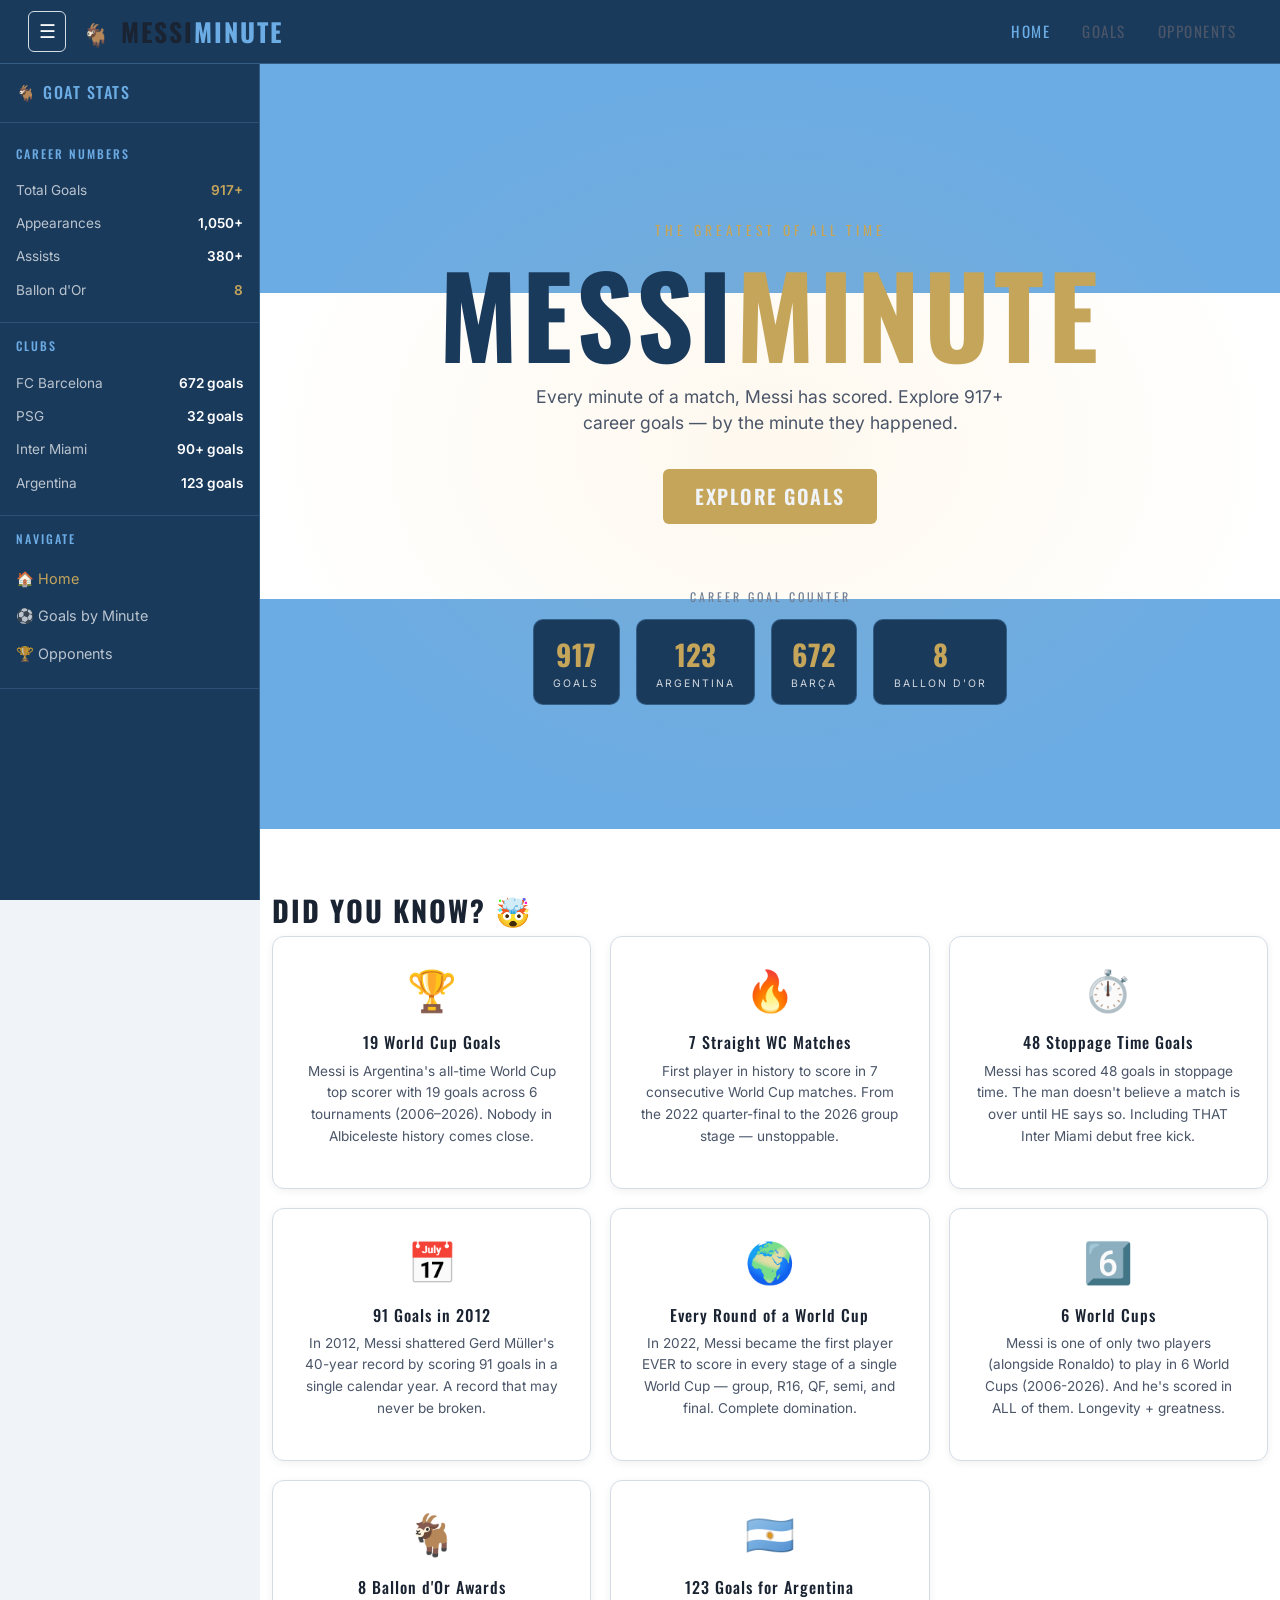
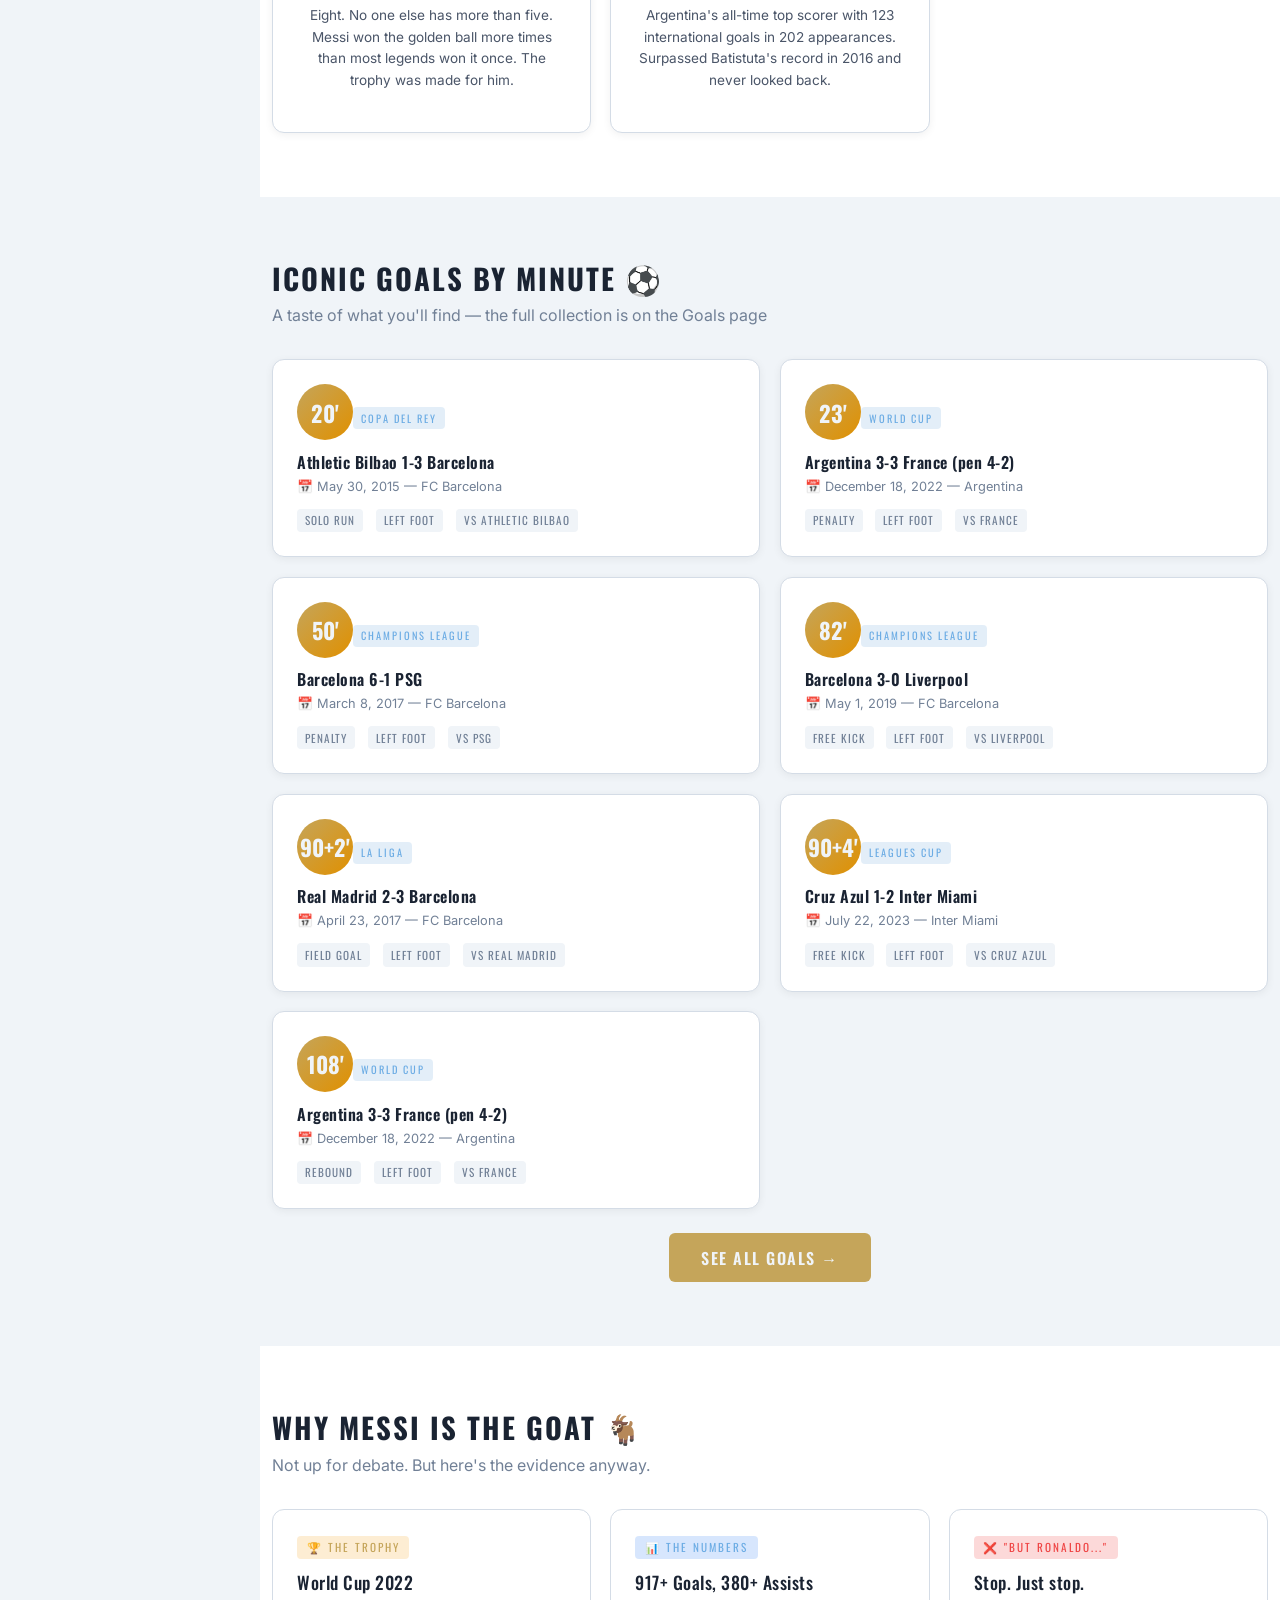
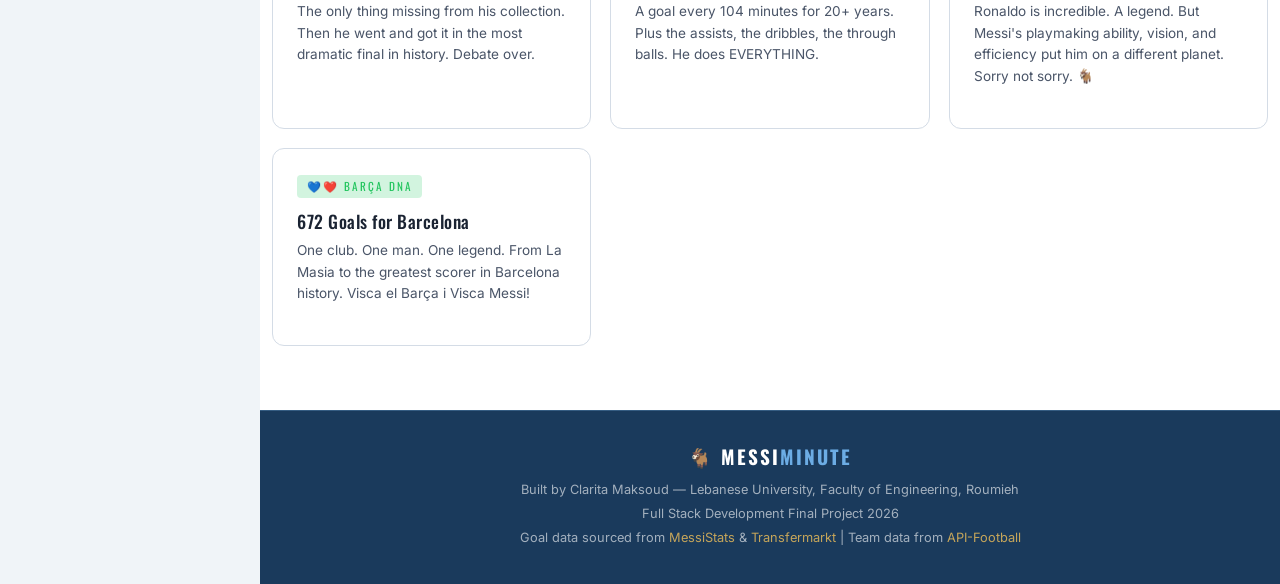
<file: index.html>
<!DOCTYPE html>
<html lang="en">
<head>
  <meta charset="UTF-8">
  <meta name="viewport" content="width=device-width, initial-scale=1.0">
  <title>MessiMinute — Every Minute, Every Goal</title>
  <link href="https://cdn.jsdelivr.net/npm/bootstrap@5.3.3/dist/css/bootstrap.min.css" rel="stylesheet">
  <link href="https://fonts.googleapis.com/css2?family=Inter:wght@400;500;600;700&family=Oswald:wght@400;500;600;700&display=swap" rel="stylesheet">
  <link rel="stylesheet" href="css/style.css">
</head>
<body>

  <!-- NAVBAR -->
  <nav class="navbar navbar-expand-lg navbar-dark fixed-top">
    <div class="container-fluid">
      <button class="btn btn-outline-light sidebar-toggle me-3" id="sidebarToggle">
        <span class="toggle-icon">&#9776;</span>
      </button>
      <a class="navbar-brand" href="index.html">
        <span class="brand-icon">🐐</span> MESSI<span class="brand-accent">MINUTE</span>
      </a>
      <button class="navbar-toggler" type="button" data-bs-toggle="collapse" data-bs-target="#navbarNav">
        <span class="navbar-toggler-icon"></span>
      </button>
      <div class="collapse navbar-collapse" id="navbarNav">
        <ul class="navbar-nav ms-auto">
          <li class="nav-item"><a class="nav-link active" href="index.html">Home</a></li>
          <li class="nav-item"><a class="nav-link" href="goals.html">Goals</a></li>
          <li class="nav-item"><a class="nav-link" href="opponents.html">Opponents</a></li>
        </ul>
      </div>
    </div>
  </nav>

  <!-- SIDEBAR (Collapsible - Unique Requirement) -->
  <!-- This sidebar collapses on smaller screens as required by the assignment -->
  <aside class="sidebar" id="sidebar">
    <div class="sidebar-header">
      <h5>🐐 GOAT Stats</h5>
      <button class="btn-close btn-close-white d-lg-none" id="sidebarClose"></button>
    </div>
    <div class="sidebar-body">
      <div class="sidebar-section">
        <h6 class="sidebar-label">Career Numbers</h6>
        <div class="stat-item">
          <span class="stat-name">Total Goals</span>
          <span class="stat-value highlight">917+</span>
        </div>
        <div class="stat-item">
          <span class="stat-name">Appearances</span>
          <span class="stat-value">1,050+</span>
        </div>
        <div class="stat-item">
          <span class="stat-name">Assists</span>
          <span class="stat-value">380+</span>
        </div>
        <div class="stat-item">
          <span class="stat-name">Ballon d'Or</span>
          <span class="stat-value highlight">8</span>
        </div>
      </div>
      <div class="sidebar-section">
        <h6 class="sidebar-label">Clubs</h6>
        <div class="stat-item">
          <span class="stat-name">FC Barcelona</span>
          <span class="stat-value">672 goals</span>
        </div>
        <div class="stat-item">
          <span class="stat-name">PSG</span>
          <span class="stat-value">32 goals</span>
        </div>
        <div class="stat-item">
          <span class="stat-name">Inter Miami</span>
          <span class="stat-value">90+ goals</span>
        </div>
        <div class="stat-item">
          <span class="stat-name">Argentina</span>
          <span class="stat-value">123 goals</span>
        </div>
      </div>
      <div class="sidebar-section">
        <h6 class="sidebar-label">Navigate</h6>
        <a href="index.html" class="sidebar-nav-link active">🏠 Home</a>
        <a href="goals.html" class="sidebar-nav-link">⚽ Goals by Minute</a>
        <a href="opponents.html" class="sidebar-nav-link">🏆 Opponents</a>
      </div>
    </div>
  </aside>

  <div class="sidebar-overlay" id="sidebarOverlay"></div>

  <!-- MAIN CONTENT -->
  <main class="main-content" id="mainContent">

    <!-- HERO -->
    <section class="hero-section">
      <div class="hero-overlay"></div>
      <div class="hero-content">
        <p class="hero-eyebrow">The Greatest of All Time</p>
        <h1 class="hero-title">MESSI<span class="brand-accent">MINUTE</span></h1>
        <p class="hero-subtitle">Every minute of a match, Messi has scored. Explore 917+ career goals — by the minute they happened.</p>
        <a href="goals.html" class="btn btn-accent btn-lg">Explore Goals</a>
      </div>
      <div class="hero-countdown" id="heroCountdown">
        <p class="countdown-label">Career Goal Counter</p>
        <div class="countdown-timer">
          <div class="countdown-block">
            <span class="countdown-number">917</span>
            <span class="countdown-unit">Goals</span>
          </div>
          <div class="countdown-block">
            <span class="countdown-number">123</span>
            <span class="countdown-unit">Argentina</span>
          </div>
          <div class="countdown-block">
            <span class="countdown-number">672</span>
            <span class="countdown-unit">Barça</span>
          </div>
          <div class="countdown-block">
            <span class="countdown-number">8</span>
            <span class="countdown-unit">Ballon d'Or</span>
          </div>
        </div>
      </div>
    </section>

    <!-- DID YOU KNOW -->
    <section class="section-feature">
      <div class="container">
        <h2 class="section-title">Did You Know? 🤯</h2>
        <div class="facts-grid">
          <div class="fact-card">
            <div class="fact-emoji">🏆</div>
            <h5 class="fact-title">19 World Cup Goals</h5>
            <p class="fact-text">Messi is Argentina's all-time World Cup top scorer with 19 goals across 6 tournaments (2006–2026). Nobody in Albiceleste history comes close.</p>
          </div>
          <div class="fact-card">
            <div class="fact-emoji">🔥</div>
            <h5 class="fact-title">7 Straight WC Matches</h5>
            <p class="fact-text">First player in history to score in 7 consecutive World Cup matches. From the 2022 quarter-final to the 2026 group stage — unstoppable.</p>
          </div>
          <div class="fact-card">
            <div class="fact-emoji">⏱️</div>
            <h5 class="fact-title">48 Stoppage Time Goals</h5>
            <p class="fact-text">Messi has scored 48 goals in stoppage time. The man doesn't believe a match is over until HE says so. Including THAT Inter Miami debut free kick.</p>
          </div>
          <div class="fact-card">
            <div class="fact-emoji">📅</div>
            <h5 class="fact-title">91 Goals in 2012</h5>
            <p class="fact-text">In 2012, Messi shattered Gerd Müller's 40-year record by scoring 91 goals in a single calendar year. A record that may never be broken.</p>
          </div>
          <div class="fact-card">
            <div class="fact-emoji">🌍</div>
            <h5 class="fact-title">Every Round of a World Cup</h5>
            <p class="fact-text">In 2022, Messi became the first player EVER to score in every stage of a single World Cup — group, R16, QF, semi, and final. Complete domination.</p>
          </div>
          <div class="fact-card">
            <div class="fact-emoji">6️⃣</div>
            <h5 class="fact-title">6 World Cups</h5>
            <p class="fact-text">Messi is one of only two players (alongside Ronaldo) to play in 6 World Cups (2006-2026). And he's scored in ALL of them. Longevity + greatness.</p>
          </div>
          <div class="fact-card">
            <div class="fact-emoji">🐐</div>
            <h5 class="fact-title">8 Ballon d'Or Awards</h5>
            <p class="fact-text">Eight. No one else has more than five. Messi won the golden ball more times than most legends won it once. The trophy was made for him.</p>
          </div>
          <div class="fact-card">
            <div class="fact-emoji">🇦🇷</div>
            <h5 class="fact-title">123 Goals for Argentina</h5>
            <p class="fact-text">Argentina's all-time top scorer with 123 international goals in 202 appearances. Surpassed Batistuta's record in 2016 and never looked back.</p>
          </div>
        </div>
      </div>
    </section>

    <!-- FEATURED GOALS -->
    <section class="section-dark">
      <div class="container">
        <h2 class="section-title">Iconic Goals by Minute ⚽</h2>
        <p class="section-desc">A taste of what you'll find — the full collection is on the Goals page</p>
        <div class="matches-grid" id="featuredGoals">
          <!-- Inserted by JS -->
        </div>
        <div class="text-center mt-4">
          <a href="goals.html" class="btn btn-accent">See All Goals →</a>
        </div>
      </div>
    </section>

    <!-- MY HOT TAKES -->
    <section class="section-feature">
      <div class="container">
        <h2 class="section-title">Why Messi is the GOAT 🐐</h2>
        <p class="section-desc">Not up for debate. But here's the evidence anyway.</p>
        <div class="takes-grid">
          <div class="take-card">
            <div class="take-verdict win">🏆 The Trophy</div>
            <h4>World Cup 2022</h4>
            <p>The only thing missing from his collection. Then he went and got it in the most dramatic final in history. Debate over.</p>
          </div>
          <div class="take-card">
            <div class="take-verdict dark-horse">📊 The Numbers</div>
            <h4>917+ Goals, 380+ Assists</h4>
            <p>A goal every 104 minutes for 20+ years. Plus the assists, the dribbles, the through balls. He does EVERYTHING.</p>
          </div>
          <div class="take-card">
            <div class="take-verdict flop">❌ "But Ronaldo..."</div>
            <h4>Stop. Just stop.</h4>
            <p>Ronaldo is incredible. A legend. But Messi's playmaking ability, vision, and efficiency put him on a different planet. Sorry not sorry. 🐐</p>
          </div>
          <div class="take-card">
            <div class="take-verdict player">💙❤️ Barça DNA</div>
            <h4>672 Goals for Barcelona</h4>
            <p>One club. One man. One legend. From La Masia to the greatest scorer in Barcelona history. Visca el Barça i Visca Messi!</p>
          </div>
        </div>
      </div>
    </section>

    <!-- FOOTER -->
    <footer class="site-footer">
      <div class="container">
        <div class="footer-content">
          <p class="footer-brand">🐐 MESSI<span class="brand-accent">MINUTE</span></p>
          <p class="footer-text">Built by Clarita Maksoud — Lebanese University, Faculty of Engineering, Roumieh</p>
          <p class="footer-text">Full Stack Development Final Project 2026</p>
          <p class="footer-text">Goal data sourced from <a href="https://www.messistats.com" target="_blank">MessiStats</a> & <a href="https://www.transfermarkt.com" target="_blank">Transfermarkt</a> | Team data from <a href="https://www.api-football.com/" target="_blank">API-Football</a></p>
        </div>
      </div>
    </footer>

  </main>

  <script src="https://cdn.jsdelivr.net/npm/bootstrap@5.3.3/dist/js/bootstrap.bundle.min.js"></script>
  <script src="js/app.js"></script>
</body>
</html>
</file>
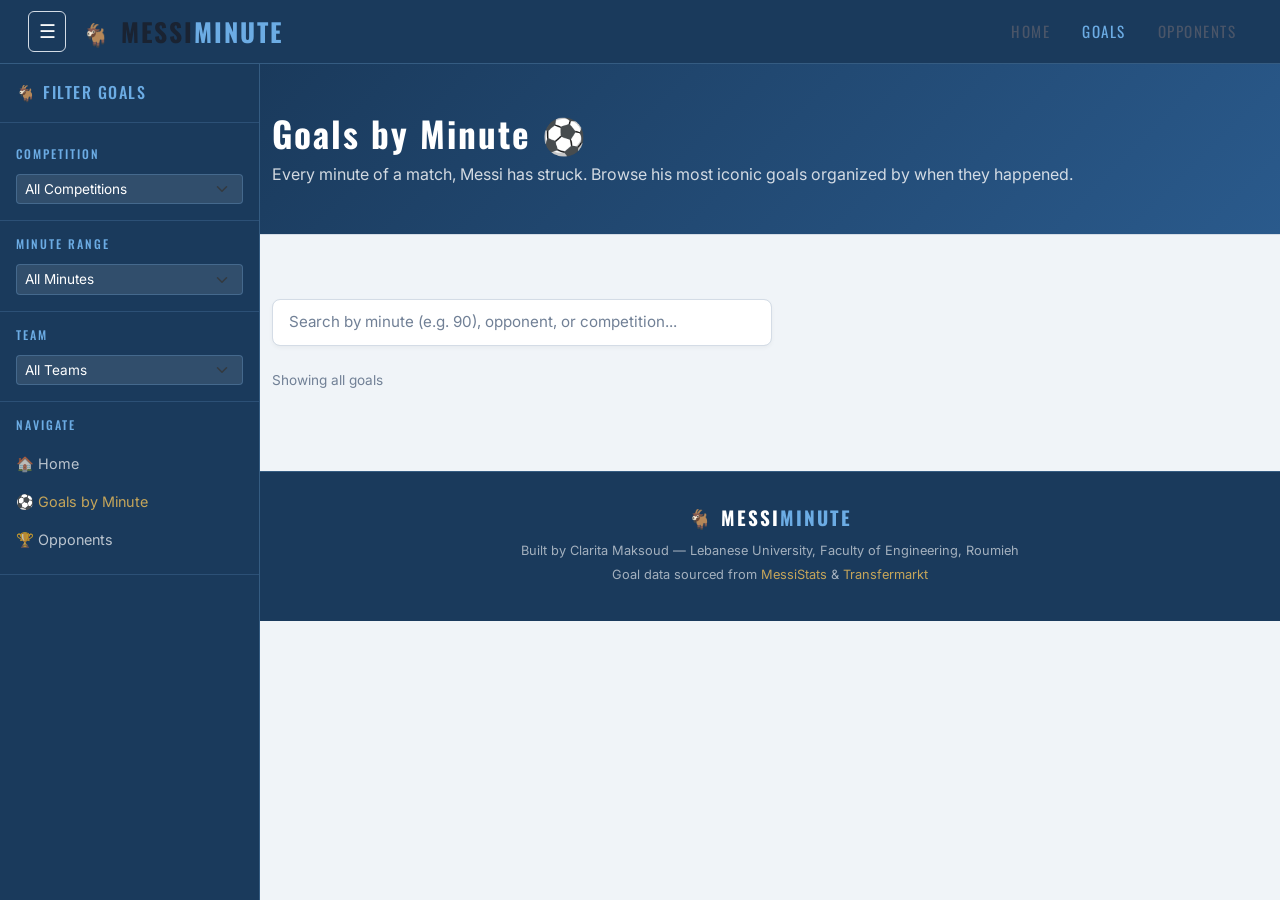
<file: Goals.html>
<!DOCTYPE html>
<html lang="en">
<head>
  <meta charset="UTF-8">
  <meta name="viewport" content="width=device-width, initial-scale=1.0">
  <title>Goals by Minute — MessiMinute</title>
  <link href="https://cdn.jsdelivr.net/npm/bootstrap@5.3.3/dist/css/bootstrap.min.css" rel="stylesheet">
  <link href="https://fonts.googleapis.com/css2?family=Inter:wght@400;500;600;700&family=Oswald:wght@400;500;600;700&display=swap" rel="stylesheet">
  <link rel="stylesheet" href="css/style.css">
</head>
<body>
  <nav class="navbar navbar-expand-lg navbar-dark fixed-top">
    <div class="container-fluid">
      <button class="btn btn-outline-light sidebar-toggle me-3" id="sidebarToggle">
        <span class="toggle-icon">&#9776;</span>
      </button>
      <a class="navbar-brand" href="index.html">
        <span class="brand-icon">🐐</span> MESSI<span class="brand-accent">MINUTE</span>
      </a>
      <button class="navbar-toggler" type="button" data-bs-toggle="collapse" data-bs-target="#navbarNav">
        <span class="navbar-toggler-icon"></span>
      </button>
      <div class="collapse navbar-collapse" id="navbarNav">
        <ul class="navbar-nav ms-auto">
          <li class="nav-item"><a class="nav-link" href="index.html">Home</a></li>
          <li class="nav-item"><a class="nav-link active" href="goals.html">Goals</a></li>
          <li class="nav-item"><a class="nav-link" href="opponents.html">Opponents</a></li>
        </ul>
      </div>
    </div>
  </nav>

  <!-- SIDEBAR -->
  <aside class="sidebar" id="sidebar">
    <div class="sidebar-header">
      <h5>🐐 Filter Goals</h5>
      <button class="btn-close btn-close-white d-lg-none" id="sidebarClose"></button>
    </div>
    <div class="sidebar-body">
      <div class="sidebar-section">
        <h6 class="sidebar-label">Competition</h6>
        <select class="form-select form-select-sm sidebar-filter" id="compFilter">
          <option value="all">All Competitions</option>
          <option value="World Cup">World Cup</option>
          <option value="Champions League">Champions League</option>
          <option value="La Liga">La Liga</option>
          <option value="Copa América">Copa América</option>
          <option value="Copa del Rey">Copa del Rey</option>
          <option value="Ligue 1">Ligue 1</option>
          <option value="MLS">MLS / Leagues Cup</option>
          <option value="Friendly">Friendly</option>
          <option value="WC Qualifier">WC Qualifier</option>
        </select>
      </div>
      <div class="sidebar-section">
        <h6 class="sidebar-label">Minute Range</h6>
        <select class="form-select form-select-sm sidebar-filter" id="minuteFilter">
          <option value="all">All Minutes</option>
          <option value="1-15">1' - 15' (Early)</option>
          <option value="16-30">16' - 30'</option>
          <option value="31-45">31' - 45' (End of 1st half)</option>
          <option value="46-60">46' - 60'</option>
          <option value="61-75">61' - 75'</option>
          <option value="76-90">76' - 90' (Late)</option>
          <option value="90+">90'+ (Stoppage time)</option>
          <option value="extra">Extra time</option>
        </select>
      </div>
      <div class="sidebar-section">
        <h6 class="sidebar-label">Team</h6>
        <select class="form-select form-select-sm sidebar-filter" id="teamFilter">
          <option value="all">All Teams</option>
          <option value="FC Barcelona">FC Barcelona</option>
          <option value="Argentina">Argentina</option>
          <option value="Inter Miami">Inter Miami</option>
          <option value="PSG">PSG</option>
        </select>
      </div>
      <div class="sidebar-section">
        <h6 class="sidebar-label">Navigate</h6>
        <a href="index.html" class="sidebar-nav-link">🏠 Home</a>
        <a href="goals.html" class="sidebar-nav-link active">⚽ Goals by Minute</a>
        <a href="opponents.html" class="sidebar-nav-link">🏆 Opponents</a>
      </div>
    </div>
  </aside>

  <div class="sidebar-overlay" id="sidebarOverlay"></div>

  <main class="main-content" id="mainContent">
    <section class="page-header">
      <div class="container">
        <h1 class="page-title">Goals by Minute ⚽</h1>
        <p class="page-desc">Every minute of a match, Messi has struck. Browse his most iconic goals organized by when they happened.</p>
      </div>
    </section>

    <section class="section-dark">
      <div class="container">
        <div class="search-bar">
          <input type="text" class="form-control search-input" id="goalSearch" placeholder="Search by minute (e.g. 90), opponent, or competition...">
        </div>

        <p class="results-count" id="goalCount">Showing all goals</p>

        <div class="matches-grid" id="goalsGrid">
          <!-- Goals inserted by JS -->
        </div>
      </div>
    </section>

    <footer class="site-footer">
      <div class="container">
        <div class="footer-content">
          <p class="footer-brand">🐐 MESSI<span class="brand-accent">MINUTE</span></p>
          <p class="footer-text">Built by Clarita Maksoud — Lebanese University, Faculty of Engineering, Roumieh</p>
          <p class="footer-text">Goal data sourced from <a href="https://www.messistats.com" target="_blank">MessiStats</a> & <a href="https://www.transfermarkt.com" target="_blank">Transfermarkt</a></p>
        </div>
      </div>
    </footer>
  </main>

  <script src="https://cdn.jsdelivr.net/npm/bootstrap@5.3.3/dist/js/bootstrap.bundle.min.js"></script>
  <script src="js/app.js"></script>
</body>
</html>
</file>
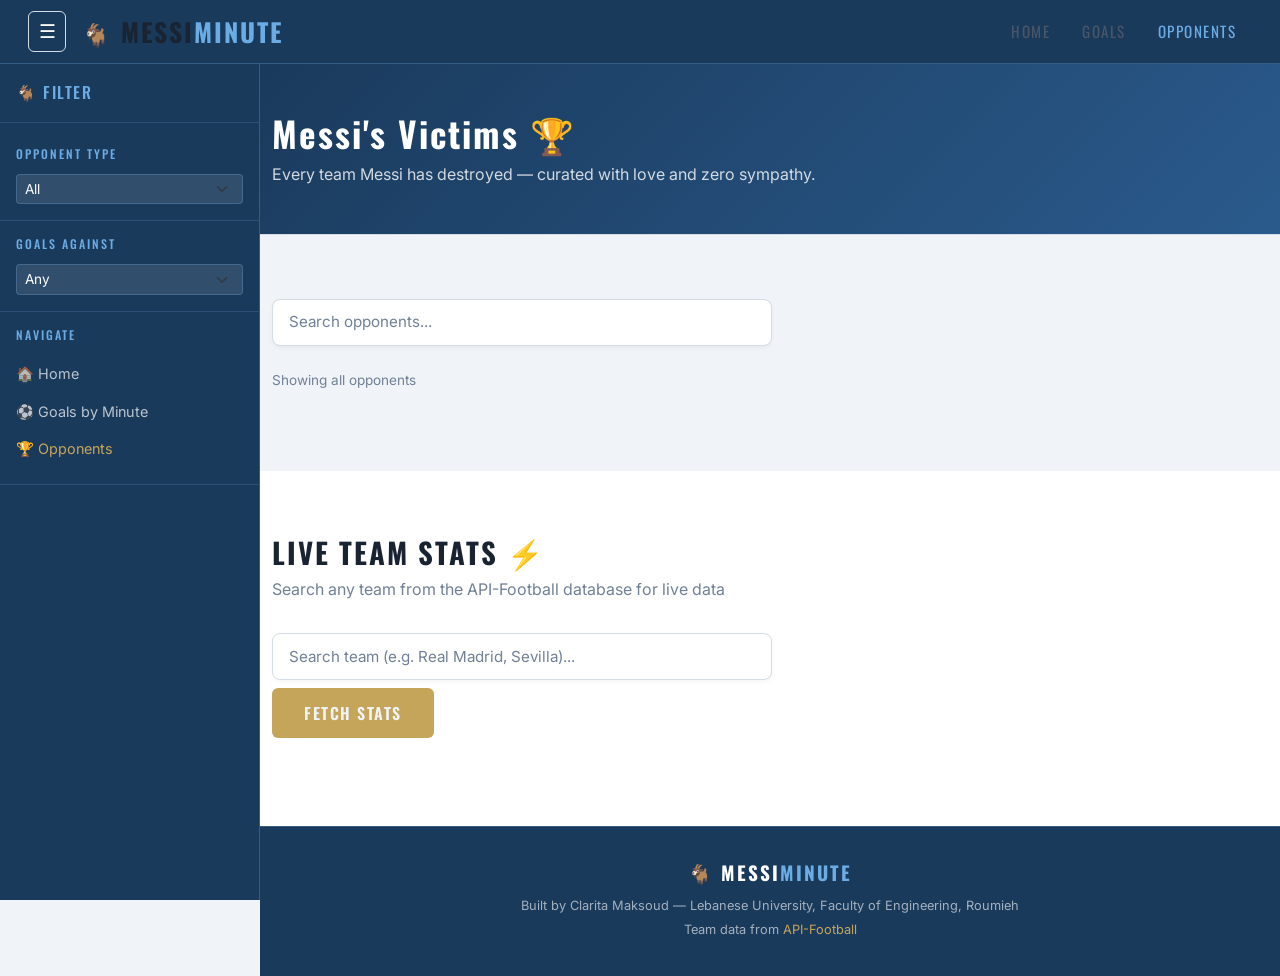
<file: Opponents.html>
<!DOCTYPE html>
<html lang="en">
<head>
  <meta charset="UTF-8">
  <meta name="viewport" content="width=device-width, initial-scale=1.0">
  <title>Opponents — MessiMinute</title>
  <link href="https://cdn.jsdelivr.net/npm/bootstrap@5.3.3/dist/css/bootstrap.min.css" rel="stylesheet">
  <link href="https://fonts.googleapis.com/css2?family=Inter:wght@400;500;600;700&family=Oswald:wght@400;500;600;700&display=swap" rel="stylesheet">
  <link rel="stylesheet" href="css/style.css">
</head>
<body>
  <nav class="navbar navbar-expand-lg navbar-dark fixed-top">
    <div class="container-fluid">
      <button class="btn btn-outline-light sidebar-toggle me-3" id="sidebarToggle">
        <span class="toggle-icon">&#9776;</span>
      </button>
      <a class="navbar-brand" href="index.html">
        <span class="brand-icon">🐐</span> MESSI<span class="brand-accent">MINUTE</span>
      </a>
      <button class="navbar-toggler" type="button" data-bs-toggle="collapse" data-bs-target="#navbarNav">
        <span class="navbar-toggler-icon"></span>
      </button>
      <div class="collapse navbar-collapse" id="navbarNav">
        <ul class="navbar-nav ms-auto">
          <li class="nav-item"><a class="nav-link" href="index.html">Home</a></li>
          <li class="nav-item"><a class="nav-link" href="goals.html">Goals</a></li>
          <li class="nav-item"><a class="nav-link active" href="opponents.html">Opponents</a></li>
        </ul>
      </div>
    </div>
  </nav>

  <aside class="sidebar" id="sidebar">
    <div class="sidebar-header">
      <h5>🐐 Filter</h5>
      <button class="btn-close btn-close-white d-lg-none" id="sidebarClose"></button>
    </div>
    <div class="sidebar-body">
      <div class="sidebar-section">
        <h6 class="sidebar-label">Opponent Type</h6>
        <select class="form-select form-select-sm sidebar-filter" id="typeFilter">
          <option value="all">All</option>
          <option value="club">Club Teams</option>
          <option value="national">National Teams</option>
        </select>
      </div>
      <div class="sidebar-section">
        <h6 class="sidebar-label">Goals Against</h6>
        <select class="form-select form-select-sm sidebar-filter" id="goalsFilter">
          <option value="all">Any</option>
          <option value="10+">10+ Goals</option>
          <option value="5+">5+ Goals</option>
          <option value="1-4">1-4 Goals</option>
        </select>
      </div>
      <div class="sidebar-section">
        <h6 class="sidebar-label">Navigate</h6>
        <a href="index.html" class="sidebar-nav-link">🏠 Home</a>
        <a href="goals.html" class="sidebar-nav-link">⚽ Goals by Minute</a>
        <a href="opponents.html" class="sidebar-nav-link active">🏆 Opponents</a>
      </div>
    </div>
  </aside>

  <div class="sidebar-overlay" id="sidebarOverlay"></div>

  <main class="main-content" id="mainContent">
    <section class="page-header">
      <div class="container">
        <h1 class="page-title">Messi's Victims 🏆</h1>
        <p class="page-desc">Every team Messi has destroyed — curated with love and zero sympathy.</p>
      </div>
    </section>

    <section class="section-dark">
      <div class="container">
        <div class="search-bar">
          <input type="text" class="form-control search-input" id="opponentSearch" placeholder="Search opponents...">
        </div>
        <p class="results-count" id="resultsCount">Showing all opponents</p>
        <div class="teams-grid" id="opponentsGrid"></div>
      </div>
    </section>

    <!-- API SEARCH -->
    <section class="section-feature">
      <div class="container">
        <h2 class="section-title">Live Team Stats ⚡</h2>
        <p class="section-desc">Search any team from the API-Football database for live data</p>
        <div class="search-bar">
          <input type="text" class="form-control search-input" id="apiTeamSearch" placeholder="Search team (e.g. Real Madrid, Sevilla)...">
          <button class="btn btn-accent mt-2" id="apiSearchBtn">Fetch Stats</button>
        </div>
        <div class="loading-container d-none" id="apiTeamLoading">
          <div class="spinner-border text-warning" role="status"><span class="visually-hidden">Loading...</span></div>
          <p class="loading-text">Fetching team data...</p>
        </div>
        <div class="error-container d-none" id="apiTeamError">
          <p class="error-icon">⚠️</p>
          <p class="error-text" id="apiTeamErrorText">Could not load team data.</p>
        </div>
        <div class="api-team-results d-none" id="apiTeamResults"></div>
      </div>
    </section>

    <footer class="site-footer">
      <div class="container">
        <div class="footer-content">
          <p class="footer-brand">🐐 MESSI<span class="brand-accent">MINUTE</span></p>
          <p class="footer-text">Built by Clarita Maksoud — Lebanese University, Faculty of Engineering, Roumieh</p>
          <p class="footer-text">Team data from <a href="https://www.api-football.com/" target="_blank">API-Football</a></p>
        </div>
      </div>
    </footer>
  </main>

  <script src="https://cdn.jsdelivr.net/npm/bootstrap@5.3.3/dist/js/bootstrap.bundle.min.js"></script>
  <script src="js/app.js"></script>
</body>
</html>
</file>
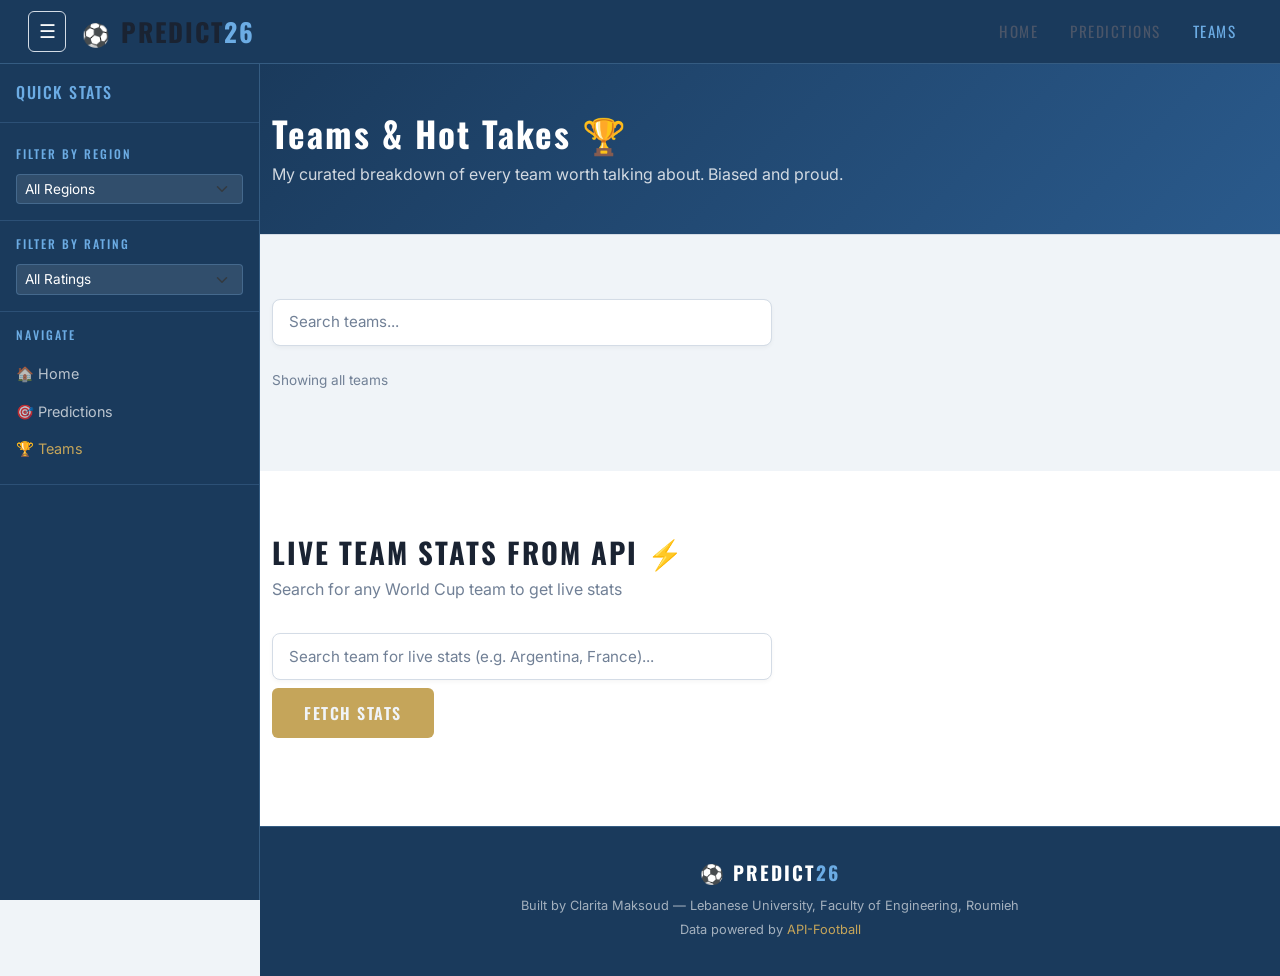
<file: teams.html>
<!DOCTYPE html>
<html lang="en">
<head>
  <meta charset="UTF-8">
  <meta name="viewport" content="width=device-width, initial-scale=1.0">
  <title>Teams — Predict26</title>
  <link href="https://cdn.jsdelivr.net/npm/bootstrap@5.3.3/dist/css/bootstrap.min.css" rel="stylesheet">
  <link href="https://fonts.googleapis.com/css2?family=Inter:wght@400;500;600;700&family=Oswald:wght@400;500;600;700&display=swap" rel="stylesheet">
  <link rel="stylesheet" href="css/style.css">
</head>
<body>

  <!-- NAVBAR -->
  <nav class="navbar navbar-expand-lg navbar-dark fixed-top">
    <div class="container-fluid">
      <button class="btn btn-outline-light sidebar-toggle me-3" id="sidebarToggle">
        <span class="toggle-icon">&#9776;</span>
      </button>
      <a class="navbar-brand" href="index.html">
        <span class="brand-icon">⚽</span> PREDICT<span class="brand-accent">26</span>
      </a>
      <button class="navbar-toggler" type="button" data-bs-toggle="collapse" data-bs-target="#navbarNav">
        <span class="navbar-toggler-icon"></span>
      </button>
      <div class="collapse navbar-collapse" id="navbarNav">
        <ul class="navbar-nav ms-auto">
          <li class="nav-item"><a class="nav-link" href="index.html">Home</a></li>
          <li class="nav-item"><a class="nav-link" href="predictions.html">Predictions</a></li>
          <li class="nav-item"><a class="nav-link active" href="teams.html">Teams</a></li>
        </ul>
      </div>
    </div>
  </nav>

  <!-- SIDEBAR -->
  <aside class="sidebar" id="sidebar">
    <div class="sidebar-header">
      <h5>Quick Stats</h5>
      <button class="btn-close btn-close-white d-lg-none" id="sidebarClose"></button>
    </div>
    <div class="sidebar-body">
      <div class="sidebar-section">
        <h6 class="sidebar-label">Filter by Region</h6>
        <select class="form-select form-select-sm sidebar-filter" id="regionFilter">
          <option value="all">All Regions</option>
          <option value="South America">South America</option>
          <option value="Europe">Europe</option>
          <option value="Africa">Africa</option>
          <option value="Asia">Asia</option>
          <option value="North America">North/Central America</option>
          <option value="Oceania">Oceania</option>
        </select>
      </div>
      <div class="sidebar-section">
        <h6 class="sidebar-label">Filter by Rating</h6>
        <select class="form-select form-select-sm sidebar-filter" id="ratingFilter">
          <option value="all">All Ratings</option>
          <option value="contender">🏆 Contender</option>
          <option value="dark-horse">🐴 Dark Horse</option>
          <option value="underdog">🔥 Underdog</option>
          <option value="wild-card">🃏 Wild Card</option>
        </select>
      </div>
      <div class="sidebar-section">
        <h6 class="sidebar-label">Navigate</h6>
        <a href="index.html" class="sidebar-nav-link">🏠 Home</a>
        <a href="predictions.html" class="sidebar-nav-link">🎯 Predictions</a>
        <a href="teams.html" class="sidebar-nav-link active">🏆 Teams</a>
      </div>
    </div>
  </aside>

  <div class="sidebar-overlay" id="sidebarOverlay"></div>

  <!-- MAIN CONTENT -->
  <main class="main-content" id="mainContent">
    <section class="page-header">
      <div class="container">
        <h1 class="page-title">Teams & Hot Takes 🏆</h1>
        <p class="page-desc">My curated breakdown of every team worth talking about. Biased and proud.</p>
      </div>
    </section>

    <section class="section-dark">
      <div class="container">
        <!-- Search -->
        <div class="search-bar">
          <input type="text" class="form-control search-input" id="teamSearch" placeholder="Search teams...">
        </div>

        <!-- Results count -->
        <p class="results-count" id="resultsCount">Showing all teams</p>

        <!-- Teams Grid -->
        <div class="teams-grid" id="teamsGrid">
          <!-- Teams inserted by JS from curated data -->
        </div>
      </div>
    </section>

    <!-- API TEAM DETAILS SECTION -->
    <section class="section-feature">
      <div class="container">
        <h2 class="section-title">Live Team Stats from API ⚡</h2>
        <p class="section-desc">Search for any World Cup team to get live stats</p>

        <div class="search-bar">
          <input type="text" class="form-control search-input" id="apiTeamSearch" placeholder="Search team for live stats (e.g. Argentina, France)...">
          <button class="btn btn-accent mt-2" id="apiSearchBtn">Fetch Stats</button>
        </div>

        <!-- Loading -->
        <div class="loading-container d-none" id="apiTeamLoading">
          <div class="spinner-border text-warning" role="status">
            <span class="visually-hidden">Loading...</span>
          </div>
          <p class="loading-text">Fetching team data...</p>
        </div>

        <!-- Error -->
        <div class="error-container d-none" id="apiTeamError">
          <p class="error-icon">⚠️</p>
          <p class="error-text" id="apiTeamErrorText">Could not load team data.</p>
        </div>

        <!-- API Team Results -->
        <div class="api-team-results d-none" id="apiTeamResults">
          <!-- Inserted by JS -->
        </div>
      </div>
    </section>

    <!-- FOOTER -->
    <footer class="site-footer">
      <div class="container">
        <div class="footer-content">
          <p class="footer-brand">⚽ PREDICT<span class="brand-accent">26</span></p>
          <p class="footer-text">Built by Clarita Maksoud — Lebanese University, Faculty of Engineering, Roumieh</p>
          <p class="footer-text">Data powered by <a href="https://www.api-football.com/" target="_blank">API-Football</a></p>
        </div>
      </div>
    </footer>
  </main>

  <script src="https://cdn.jsdelivr.net/npm/bootstrap@5.3.3/dist/js/bootstrap.bundle.min.js"></script>
  <script src="js/app.js"></script>
</body>
</html>
</file>
<file: css/style.css>
/* ============================================
   MESSIMINUTE — Every Minute, Every Goal
   Custom CSS — Argentina Light Theme
   ============================================ */

/* ---------- CSS VARIABLES ---------- */
:root {
  --bg-primary: #f0f4f8;
  --bg-secondary: #ffffff;
  --bg-card: #ffffff;
  --bg-card-hover: #f8fafc;
  --accent-gold: #C5A55A;
  --accent-argentina: #6CACE4;
  --accent-dark-blue: #1a3a5c;
  --accent-green: #22c55e;
  --accent-red: #ef4444;
  --accent-blue: #6CACE4;
  --text-primary: #1a2332;
  --text-secondary: #4a5568;
  --text-muted: #718096;
  --border-color: #d4dce6;
  --sidebar-width: 260px;
  --navbar-height: 64px;
  --font-display: 'Oswald', sans-serif;
  --font-body: 'Inter', sans-serif;
}

/* ---------- RESET & BASE ---------- */
* {
  margin: 0;
  padding: 0;
  box-sizing: border-box;
}

body {
  font-family: var(--font-body);
  background-color: var(--bg-primary);
  color: var(--text-primary);
  overflow-x: hidden;
}

a {
  color: var(--accent-gold);
  text-decoration: none;
}

a:hover {
  color: #ffc04d;
}

/* ---------- NAVBAR ---------- */
.navbar {
  background-color: var(--accent-dark-blue);
  backdrop-filter: blur(12px);
  border-bottom: 1px solid rgba(117, 170, 219, 0.3);
  height: var(--navbar-height);
  z-index: 1050;
  padding: 0 1rem;
}

.navbar-brand {
  font-family: var(--font-display);
  font-size: 1.6rem;
  font-weight: 700;
  letter-spacing: 2px;
  color: var(--text-primary) !important;
}

.brand-accent {
  color: var(--accent-argentina);
}

.brand-icon {
  font-size: 1.4rem;
}

.nav-link {
  font-family: var(--font-display);
  font-size: 0.95rem;
  letter-spacing: 1.5px;
  text-transform: uppercase;
  color: var(--text-secondary) !important;
  padding: 0.5rem 1rem !important;
  transition: color 0.3s ease;
}

.nav-link:hover,
.nav-link.active {
  color: var(--accent-argentina) !important;
}

.sidebar-toggle {
  border: 1px solid var(--border-color);
  font-size: 1.2rem;
  padding: 0.3rem 0.6rem;
}

/* ---------- SIDEBAR (Unique Requirement: Collapses on smaller screens) ---------- */
.sidebar {
  position: fixed;
  top: var(--navbar-height);
  left: 0;
  width: var(--sidebar-width);
  height: calc(100vh - var(--navbar-height));
  background-color: var(--accent-dark-blue);
  border-right: 1px solid rgba(117, 170, 219, 0.3);
  overflow-y: auto;
  z-index: 1040;
  transition: transform 0.3s ease;
  color: #ffffff;
}

.sidebar-header {
  display: flex;
  justify-content: space-between;
  align-items: center;
  padding: 1.2rem 1rem;
  border-bottom: 1px solid rgba(117, 170, 219, 0.2);
}

.sidebar-header h5 {
  font-family: var(--font-display);
  font-size: 1rem;
  letter-spacing: 1.5px;
  text-transform: uppercase;
  color: var(--accent-argentina);
  margin: 0;
}

.sidebar-body {
  padding: 0.5rem 0;
}

.sidebar-section {
  padding: 1rem;
  border-bottom: 1px solid rgba(117, 170, 219, 0.2);
}

.sidebar-label {
  font-family: var(--font-display);
  font-size: 0.75rem;
  letter-spacing: 2px;
  text-transform: uppercase;
  color: var(--accent-argentina);
  margin-bottom: 0.8rem;
}

.stat-item {
  display: flex;
  justify-content: space-between;
  align-items: center;
  padding: 0.4rem 0;
  font-size: 0.85rem;
}

.stat-name {
  color: rgba(255, 255, 255, 0.7);
}

.stat-value {
  color: #ffffff;
  font-weight: 600;
}

.stat-value.highlight {
  color: var(--accent-gold);
}

.stat-value.fav {
  color: var(--accent-gold);
  font-style: italic;
}

.group-links {
  display: flex;
  flex-wrap: wrap;
  gap: 0.4rem;
}

.group-badge {
  display: inline-flex;
  align-items: center;
  justify-content: center;
  width: 32px;
  height: 32px;
  border-radius: 6px;
  background-color: var(--bg-card);
  color: var(--text-secondary);
  font-family: var(--font-display);
  font-size: 0.8rem;
  font-weight: 600;
  transition: all 0.2s ease;
}

.group-badge:hover {
  background-color: var(--accent-gold);
  color: var(--bg-primary);
}

.sidebar-nav-link {
  display: block;
  padding: 0.5rem 0;
  color: rgba(255, 255, 255, 0.7);
  font-size: 0.9rem;
  transition: color 0.2s ease;
}

.sidebar-nav-link:hover,
.sidebar-nav-link.active {
  color: var(--accent-gold);
}

.sidebar-filter {
  background-color: rgba(255, 255, 255, 0.1);
  border: 1px solid rgba(117, 170, 219, 0.3);
  color: #ffffff;
  font-size: 0.85rem;
}

.sidebar-filter:focus {
  border-color: var(--accent-gold);
  box-shadow: 0 0 0 2px rgba(245, 166, 35, 0.2);
}

.sidebar-filter option {
  background-color: var(--bg-card);
}

.score-display {
  text-align: center;
  padding: 0.8rem;
  background: linear-gradient(135deg, rgba(245, 166, 35, 0.15), rgba(245, 166, 35, 0.05));
  border-radius: 10px;
  margin-bottom: 0.8rem;
}

.score-number {
  display: block;
  font-family: var(--font-display);
  font-size: 2.5rem;
  font-weight: 700;
  color: var(--accent-gold);
}

.score-label {
  font-size: 0.75rem;
  text-transform: uppercase;
  letter-spacing: 2px;
  color: var(--text-muted);
}

/* Sidebar overlay for mobile */
.sidebar-overlay {
  display: none;
  position: fixed;
  top: var(--navbar-height);
  left: 0;
  width: 100%;
  height: 100%;
  background: rgba(0, 0, 0, 0.6);
  z-index: 1035;
}

.sidebar-overlay.active {
  display: block;
}

/* ---------- SIDEBAR RESPONSIVE BEHAVIOR ---------- */
/* On large screens: sidebar always visible */
@media (min-width: 992px) {
  .sidebar {
    transform: translateX(0);
  }

  .main-content {
    margin-left: var(--sidebar-width);
  }
}

/* On smaller screens: sidebar hidden by default, shown on toggle */
@media (max-width: 991.98px) {
  .sidebar {
    transform: translateX(-100%);
  }

  .sidebar.active {
    transform: translateX(0);
  }

  .main-content {
    margin-left: 0;
  }
}

/* ---------- MAIN CONTENT ---------- */
.main-content {
  padding-top: var(--navbar-height);
  min-height: 100vh;
}

/* ---------- HERO SECTION ---------- */
.hero-section {
  position: relative;
  display: flex;
  flex-direction: column;
  align-items: center;
  justify-content: center;
  min-height: 85vh;
  background: linear-gradient(
    180deg,
    #6CACE4 0%,
    #6CACE4 30%,
    #FFFFFF 30%,
    #FFFFFF 70%,
    #6CACE4 70%,
    #6CACE4 100%
  );
  text-align: center;
  overflow: hidden;
  color: #1a3a5c;
}

.hero-overlay {
  position: absolute;
  inset: 0;
  background: radial-gradient(
    ellipse at center,
    rgba(245, 166, 35, 0.08) 0%,
    transparent 70%
  );
  pointer-events: none;
}

.hero-content {
  position: relative;
  z-index: 2;
  padding: 2rem;
}

.hero-eyebrow {
  font-family: var(--font-display);
  font-size: 0.85rem;
  letter-spacing: 4px;
  text-transform: uppercase;
  color: var(--accent-gold);
  margin-bottom: 1rem;
}

.hero-title {
  font-family: var(--font-display);
  font-size: clamp(3rem, 10vw, 7rem);
  font-weight: 700;
  letter-spacing: 4px;
  line-height: 1;
  margin-bottom: 1rem;
  color: var(--accent-dark-blue);
}

.hero-title .brand-accent {
  color: var(--accent-gold);
}

.hero-subtitle {
  font-size: 1.1rem;
  color: var(--text-secondary);
  max-width: 500px;
  margin: 0 auto 2rem;
}

.btn-accent {
  background-color: var(--accent-gold);
  color: var(--bg-primary);
  font-family: var(--font-display);
  font-weight: 600;
  letter-spacing: 1.5px;
  text-transform: uppercase;
  border: none;
  padding: 0.8rem 2rem;
  border-radius: 6px;
  transition: all 0.3s ease;
}

.btn-accent:hover {
  background-color: #ffc04d;
  color: var(--bg-primary);
  transform: translateY(-2px);
  box-shadow: 0 6px 20px rgba(245, 166, 35, 0.3);
}

/* Countdown */
.hero-countdown {
  position: relative;
  z-index: 2;
  margin-top: 2rem;
}

.countdown-label {
  font-family: var(--font-display);
  font-size: 0.75rem;
  letter-spacing: 3px;
  text-transform: uppercase;
  color: var(--text-muted);
  margin-bottom: 0.8rem;
}

.countdown-timer {
  display: flex;
  gap: 1rem;
}

.countdown-block {
  display: flex;
  flex-direction: column;
  align-items: center;
  background: var(--accent-dark-blue);
  border: 1px solid rgba(108, 172, 228, 0.3);
  border-radius: 10px;
  padding: 0.8rem 1.2rem;
  min-width: 70px;
}

.countdown-number {
  font-family: var(--font-display);
  font-size: 1.8rem;
  font-weight: 700;
  color: var(--accent-gold);
}

.countdown-unit {
  font-size: 0.65rem;
  text-transform: uppercase;
  letter-spacing: 2px;
  color: rgba(255, 255, 255, 0.8);
}

/* ---------- SECTIONS ---------- */
.section-dark {
  padding: 4rem 0;
  background-color: var(--bg-primary);
}

.section-feature {
  padding: 4rem 0;
  background-color: var(--bg-secondary);
}

.section-title {
  font-family: var(--font-display);
  font-size: 1.8rem;
  font-weight: 700;
  letter-spacing: 2px;
  text-transform: uppercase;
  margin-bottom: 0.5rem;
}

.section-desc {
  color: var(--text-muted);
  margin-bottom: 2rem;
}

/* ---------- PAGE HEADER ---------- */
.page-header {
  padding: 3rem 0 2rem;
  background: linear-gradient(135deg, var(--accent-dark-blue), #2a5a8c);
  border-bottom: 1px solid var(--border-color);
  color: #ffffff;
}

.page-title {
  font-family: var(--font-display);
  font-size: 2.2rem;
  font-weight: 700;
  letter-spacing: 2px;
  color: #ffffff;
}

.page-desc {
  color: rgba(255, 255, 255, 0.8);
  margin-top: 0.5rem;
}

/* ---------- LOADING / ERROR / EMPTY STATES ---------- */
.loading-container,
.error-container,
.empty-container {
  text-align: center;
  padding: 3rem 1rem;
}

.loading-text,
.error-text,
.empty-text {
  color: var(--text-secondary);
  margin-top: 1rem;
}

.error-icon,
.empty-icon {
  font-size: 2.5rem;
  margin-bottom: 0.5rem;
}

/* ---------- MATCHES GRID ---------- */
.matches-grid {
  display: grid;
  grid-template-columns: repeat(auto-fill, minmax(320px, 1fr));
  gap: 1.2rem;
}

.match-card {
  background: var(--bg-card);
  border: 1px solid var(--border-color);
  border-radius: 12px;
  padding: 1.5rem;
  transition: all 0.3s ease;
}

.match-card:hover {
  border-color: var(--accent-argentina);
  transform: translateY(-2px);
  box-shadow: 0 8px 24px rgba(117, 170, 219, 0.2);
}

.match-status {
  display: inline-block;
  font-family: var(--font-display);
  font-size: 0.7rem;
  letter-spacing: 2px;
  text-transform: uppercase;
  padding: 0.2rem 0.6rem;
  border-radius: 4px;
  margin-bottom: 1rem;
}

.match-status.live {
  background-color: rgba(239, 68, 68, 0.2);
  color: var(--accent-red);
  animation: pulse 2s infinite;
}

.match-status.upcoming {
  background-color: rgba(59, 130, 246, 0.2);
  color: var(--accent-blue);
}

.match-status.finished {
  background-color: rgba(34, 197, 94, 0.2);
  color: var(--accent-green);
}

@keyframes pulse {
  0%, 100% { opacity: 1; }
  50% { opacity: 0.5; }
}

.match-teams {
  display: flex;
  align-items: center;
  justify-content: space-between;
  margin-bottom: 1rem;
}

.match-team {
  display: flex;
  flex-direction: column;
  align-items: center;
  text-align: center;
  flex: 1;
}

.team-logo {
  width: 48px;
  height: 48px;
  border-radius: 50%;
  object-fit: contain;
  background: var(--bg-secondary);
  padding: 4px;
  margin-bottom: 0.5rem;
}

.team-flag-large {
  font-size: 2.8rem;
  margin-bottom: 0.5rem;
  display: block;
}

.team-name {
  font-family: var(--font-display);
  font-size: 0.85rem;
  font-weight: 600;
  letter-spacing: 1px;
}

.match-vs {
  font-family: var(--font-display);
  font-size: 1.2rem;
  color: var(--text-muted);
  padding: 0 1rem;
}

.match-score {
  font-family: var(--font-display);
  font-size: 1.5rem;
  font-weight: 700;
  color: var(--accent-gold);
  padding: 0 0.5rem;
}

.match-info {
  font-size: 0.8rem;
  color: var(--text-muted);
  text-align: center;
}

.match-venue {
  font-size: 0.8rem;
  color: var(--text-secondary);
  text-align: center;
  margin-top: 0.3rem;
}

/* ---------- PREDICTIONS ---------- */
.predictions-grid {
  display: grid;
  grid-template-columns: repeat(auto-fill, minmax(340px, 1fr));
  gap: 1.2rem;
}

.prediction-card {
  background: var(--bg-card);
  border: 1px solid var(--border-color);
  border-radius: 12px;
  padding: 1.5rem;
  transition: all 0.3s ease;
}

.prediction-actions {
  display: flex;
  gap: 0.5rem;
  margin-top: 1rem;
}

.btn-predict {
  flex: 1;
  padding: 0.5rem;
  border: 1px solid var(--border-color);
  border-radius: 8px;
  background: var(--bg-secondary);
  color: var(--text-secondary);
  font-family: var(--font-display);
  font-size: 0.8rem;
  letter-spacing: 1px;
  text-transform: uppercase;
  cursor: pointer;
  transition: all 0.3s ease;
}

.btn-predict:hover {
  border-color: var(--accent-gold);
  color: var(--accent-gold);
}

.btn-predict.selected {
  background: linear-gradient(135deg, rgba(245, 166, 35, 0.2), rgba(245, 166, 35, 0.1));
  border-color: var(--accent-gold);
  color: var(--accent-gold);
}

.btn-predict.correct {
  background: linear-gradient(135deg, rgba(34, 197, 94, 0.2), rgba(34, 197, 94, 0.1));
  border-color: var(--accent-green);
  color: var(--accent-green);
}

.btn-predict.wrong {
  background: linear-gradient(135deg, rgba(239, 68, 68, 0.2), rgba(239, 68, 68, 0.1));
  border-color: var(--accent-red);
  color: var(--accent-red);
}

/* ---------- SEARCH BAR ---------- */
.search-bar {
  margin-bottom: 1.5rem;
  max-width: 500px;
}

.search-input {
  background-color: var(--bg-card);
  border: 1px solid var(--border-color);
  color: var(--text-primary);
  font-size: 0.95rem;
  padding: 0.7rem 1rem;
  border-radius: 8px;
  box-shadow: 0 2px 4px rgba(0, 0, 0, 0.04);
}

.search-input:focus {
  background-color: var(--bg-card);
  border-color: var(--accent-argentina);
  color: var(--text-primary);
  box-shadow: 0 0 0 3px rgba(117, 170, 219, 0.2);
}

.search-input::placeholder {
  color: var(--text-muted);
}

.results-count {
  font-size: 0.85rem;
  color: var(--text-muted);
  margin-bottom: 1rem;
}

/* ---------- FACTS GRID ---------- */
.facts-grid {
  display: grid;
  grid-template-columns: repeat(auto-fill, minmax(240px, 1fr));
  gap: 1.2rem;
}

.fact-card {
  background: var(--bg-card);
  border: 1px solid var(--border-color);
  border-radius: 12px;
  padding: 1.5rem;
  text-align: center;
  transition: all 0.3s ease;
  box-shadow: 0 2px 8px rgba(0, 0, 0, 0.06);
}

.fact-card:hover {
  transform: translateY(-3px);
  border-color: var(--accent-argentina);
  box-shadow: 0 8px 24px rgba(117, 170, 219, 0.15);
}

.fact-emoji {
  font-size: 2.5rem;
  margin-bottom: 0.8rem;
}

.fact-title {
  font-family: var(--font-display);
  font-size: 1rem;
  letter-spacing: 1px;
  margin-bottom: 0.5rem;
}

.fact-text {
  font-size: 0.85rem;
  color: var(--text-secondary);
  line-height: 1.6;
}

/* ---------- HOT TAKES ---------- */
.takes-grid {
  display: grid;
  grid-template-columns: repeat(auto-fill, minmax(260px, 1fr));
  gap: 1.2rem;
}

.take-card {
  background: var(--bg-card);
  border: 1px solid var(--border-color);
  border-radius: 12px;
  padding: 1.5rem;
  transition: all 0.3s ease;
}

.take-card:hover {
  transform: translateY(-3px);
  box-shadow: 0 8px 24px rgba(0, 0, 0, 0.3);
}

.take-card h4 {
  font-family: var(--font-display);
  font-size: 1.1rem;
  letter-spacing: 0.5px;
  margin-bottom: 0.5rem;
}

.take-card p {
  font-size: 0.85rem;
  color: var(--text-secondary);
  line-height: 1.6;
}

.take-verdict {
  display: inline-block;
  font-family: var(--font-display);
  font-size: 0.7rem;
  letter-spacing: 2px;
  text-transform: uppercase;
  padding: 0.2rem 0.6rem;
  border-radius: 4px;
  margin-bottom: 0.8rem;
}

.take-verdict.win {
  background: rgba(245, 166, 35, 0.2);
  color: var(--accent-gold);
}

.take-verdict.dark-horse {
  background: rgba(59, 130, 246, 0.2);
  color: var(--accent-blue);
}

.take-verdict.flop {
  background: rgba(239, 68, 68, 0.2);
  color: var(--accent-red);
}

.take-verdict.player {
  background: rgba(34, 197, 94, 0.2);
  color: var(--accent-green);
}

/* ---------- TEAMS GRID ---------- */
.teams-grid {
  display: grid;
  grid-template-columns: repeat(auto-fill, minmax(300px, 1fr));
  gap: 1.2rem;
}

.team-card {
  background: var(--bg-card);
  border: 1px solid var(--border-color);
  border-radius: 12px;
  padding: 1.5rem;
  transition: all 0.3s ease;
  box-shadow: 0 2px 8px rgba(0, 0, 0, 0.06);
}

.team-card:hover {
  transform: translateY(-3px);
  border-color: var(--accent-argentina);
  box-shadow: 0 8px 24px rgba(117, 170, 219, 0.15);
}

.team-card-header {
  display: flex;
  align-items: center;
  gap: 1rem;
  margin-bottom: 1rem;
}

.team-flag {
  font-size: 2.5rem;
}

.team-card-name {
  font-family: var(--font-display);
  font-size: 1.2rem;
  font-weight: 600;
  letter-spacing: 1px;
}

.team-card-region {
  font-size: 0.75rem;
  color: var(--text-muted);
}

.team-rating-badge {
  display: inline-block;
  font-family: var(--font-display);
  font-size: 0.65rem;
  letter-spacing: 2px;
  text-transform: uppercase;
  padding: 0.2rem 0.5rem;
  border-radius: 4px;
  margin-bottom: 0.8rem;
}

.team-rating-badge.contender {
  background: rgba(245, 166, 35, 0.2);
  color: var(--accent-gold);
}

.team-rating-badge.dark-horse {
  background: rgba(59, 130, 246, 0.2);
  color: var(--accent-blue);
}

.team-rating-badge.underdog {
  background: rgba(34, 197, 94, 0.2);
  color: var(--accent-green);
}

.team-rating-badge.wild-card {
  background: rgba(168, 85, 247, 0.2);
  color: #a855f7;
}

.team-hot-take {
  font-size: 0.85rem;
  color: var(--text-secondary);
  line-height: 1.6;
  font-style: italic;
}

.team-key-player {
  font-size: 0.8rem;
  color: var(--text-muted);
  margin-top: 0.8rem;
}

.team-key-player strong {
  color: var(--text-primary);
}

/* ---------- API TEAM RESULTS ---------- */
.api-team-results {
  margin-top: 2rem;
}

.api-team-card {
  background: var(--bg-card);
  border: 1px solid var(--border-color);
  border-radius: 12px;
  padding: 2rem;
  display: flex;
  align-items: center;
  gap: 2rem;
  flex-wrap: wrap;
}

.api-team-logo {
  width: 80px;
  height: 80px;
  object-fit: contain;
}

.api-team-info h3 {
  font-family: var(--font-display);
  font-size: 1.5rem;
  letter-spacing: 1px;
}

.api-team-info p {
  color: var(--text-secondary);
  font-size: 0.9rem;
}

.api-team-stats {
  display: flex;
  gap: 1.5rem;
  flex-wrap: wrap;
  margin-top: 1rem;
}

.api-stat {
  text-align: center;
}

.api-stat-value {
  display: block;
  font-family: var(--font-display);
  font-size: 1.5rem;
  font-weight: 700;
  color: var(--accent-gold);
}

.api-stat-label {
  font-size: 0.7rem;
  text-transform: uppercase;
  letter-spacing: 1px;
  color: var(--text-muted);
}

/* ---------- FOOTER ---------- */

/* ---------- GOAL CARDS ---------- */
.goal-card {
  background: var(--bg-card);
  border: 1px solid var(--border-color);
  border-radius: 12px;
  padding: 1.5rem;
  transition: all 0.3s ease;
  position: relative;
  box-shadow: 0 2px 8px rgba(0, 0, 0, 0.06);
}

.goal-card:hover {
  transform: translateY(-3px);
  border-color: var(--accent-argentina);
  box-shadow: 0 8px 24px rgba(117, 170, 219, 0.15);
}

.goal-minute-badge {
  display: inline-flex;
  align-items: center;
  justify-content: center;
  background: linear-gradient(135deg, var(--accent-gold), #e09000);
  color: var(--bg-primary);
  font-family: var(--font-display);
  font-size: 1.4rem;
  font-weight: 700;
  width: 56px;
  height: 56px;
  border-radius: 50%;
  margin-bottom: 0.8rem;
}

.goal-comp {
  display: inline-block;
  font-family: var(--font-display);
  font-size: 0.65rem;
  letter-spacing: 2px;
  text-transform: uppercase;
  padding: 0.2rem 0.5rem;
  border-radius: 4px;
  margin-bottom: 0.6rem;
  background: rgba(117, 170, 219, 0.2);
  color: var(--accent-argentina);
}

.goal-matchup {
  font-family: var(--font-display);
  font-size: 1rem;
  font-weight: 600;
  letter-spacing: 0.5px;
  margin-bottom: 0.3rem;
}

.goal-date {
  font-size: 0.8rem;
  color: var(--text-muted);
  margin-bottom: 0.6rem;
}

.goal-description {
  font-size: 0.85rem;
  color: var(--text-secondary);
  line-height: 1.6;
  font-style: italic;
}

.goal-meta {
  display: flex;
  gap: 0.8rem;
  margin-top: 0.8rem;
  flex-wrap: wrap;
}

.goal-tag {
  font-size: 0.7rem;
  padding: 0.2rem 0.5rem;
  border-radius: 4px;
  background: var(--bg-primary);
  color: var(--text-muted);
  font-family: var(--font-display);
  letter-spacing: 1px;
  text-transform: uppercase;
}

.stat-value.highlight {
  color: var(--accent-gold);
}

/* ---------- FOOTER ---------- */
.site-footer {
  background: var(--accent-dark-blue);
  border-top: 1px solid rgba(117, 170, 219, 0.3);
  padding: 2rem 0;
  color: #ffffff;
}

.footer-content {
  text-align: center;
}

.footer-brand {
  font-family: var(--font-display);
  font-size: 1.2rem;
  font-weight: 700;
  letter-spacing: 2px;
  margin-bottom: 0.5rem;
}

.footer-text {
  font-size: 0.8rem;
  color: rgba(255, 255, 255, 0.6);
  margin-bottom: 0.3rem;
}

/* ---------- RESPONSIVE ---------- */
@media (max-width: 768px) {
  .hero-title {
    font-size: 3rem;
  }

  .countdown-timer {
    gap: 0.5rem;
  }

  .countdown-block {
    min-width: 55px;
    padding: 0.5rem 0.8rem;
  }

  .countdown-number {
    font-size: 1.3rem;
  }

  .matches-grid,
  .predictions-grid,
  .teams-grid,
  .facts-grid,
  .takes-grid {
    grid-template-columns: 1fr;
  }

  .section-title {
    font-size: 1.4rem;
  }

  .api-team-card {
    flex-direction: column;
    text-align: center;
  }
}

@media (max-width: 576px) {
  .hero-section {
    min-height: 70vh;
  }

  .hero-subtitle {
    font-size: 0.95rem;
  }

  .page-title {
    font-size: 1.6rem;
  }
}
</file>
